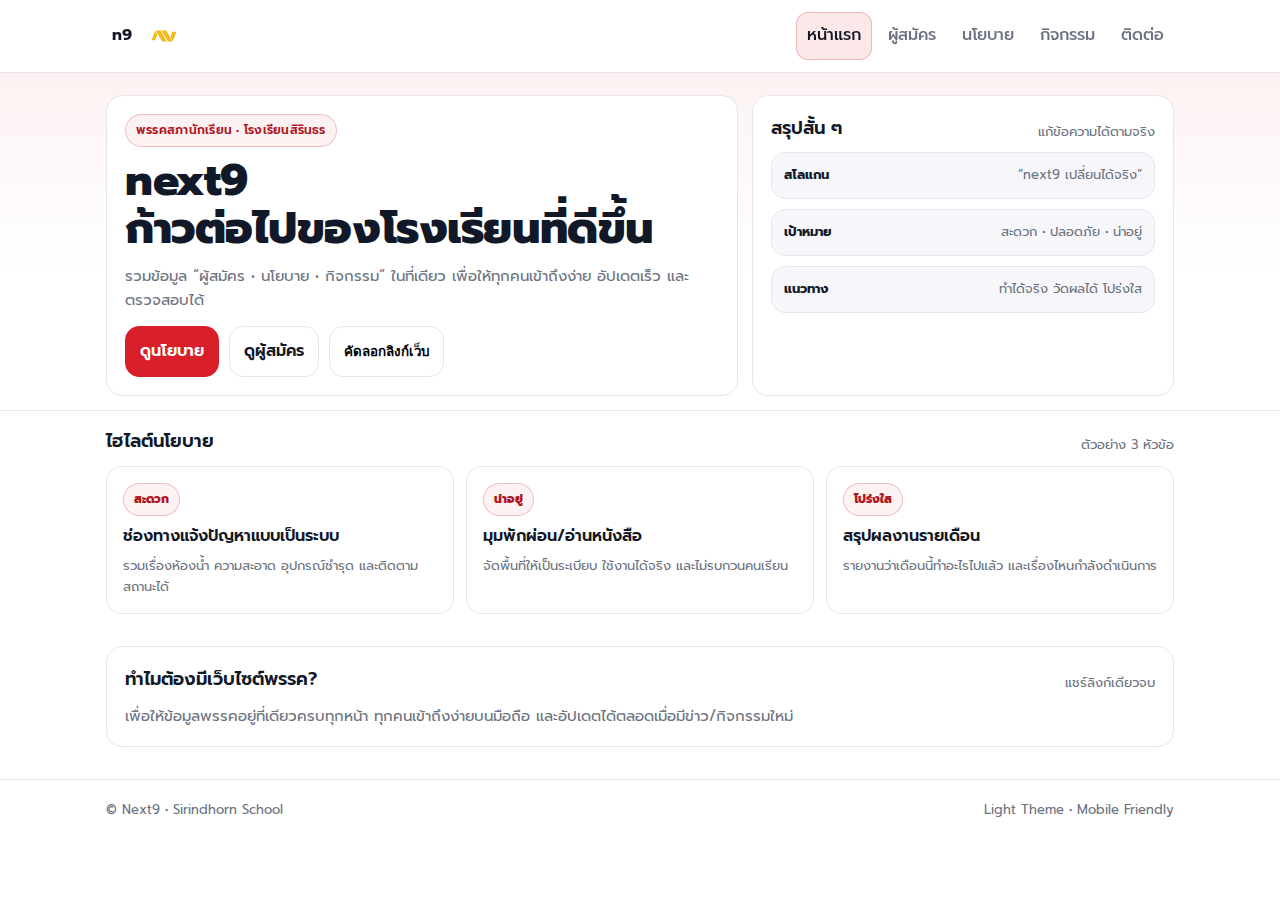
<file: index.html>
<!doctype html>
<html lang="th">
<head>
  <meta charset="utf-8" />
  <meta name="viewport" content="width=device-width,initial-scale=1" />
  <title>next9 • พรรคสภานักเรียนโรงเรียนสิรินธร</title>
  <meta name="description" content="เว็บไซต์พรรคสภานักเรียน next9 โรงเรียนสิรินธร" />
  <link rel="stylesheet" href="styles.css" />
</head>
<body>
  <div class="topbar">
    <div class="container">
      <div class="topbar-inner">
        <a class="brand" href="index.html">
          <span class="brand-mark">n9</span>
          <span class="brand-mark" aria-hidden="true">
            <img class="brand-logo" src="assets/logo.svg" alt="" />
          </span>

        </a>

        <nav class="nav" aria-label="primary">
          <a href="index.html">หน้าแรก</a>
          <a href="candidates.html">ผู้สมัคร</a>
          <a href="policies.html">นโยบาย</a>
          <a href="events.html">กิจกรรม</a>
          <a href="contact.html">ติดต่อ</a>
        </nav>

        <button class="menu-btn" data-menu-btn aria-expanded="false" aria-controls="mobileNav" aria-label="เปิดเมนู">☰</button>
      </div>

      <div class="mobile-nav" id="mobileNav">
        <nav class="nav" aria-label="mobile">
          <a href="index.html">หน้าแรก</a>
          <a href="candidates.html">ผู้สมัคร</a>
          <a href="policies.html">นโยบาย</a>
          <a href="events.html">กิจกรรม</a>
          <a href="contact.html">ติดต่อ</a>
        </nav>
      </div>
    </div>
  </div>

  <header class="hero">
    <div class="container">
      <div class="grid-hero">
        <div class="card">
          <div class="pad">
            <span class="badge-line">พรรคสภานักเรียน • โรงเรียนสิรินธร</span>
            <h1>next9<br/>ก้าวต่อไปของโรงเรียนที่ดีขึ้น</h1>
            <p class="lead">
              รวมข้อมูล “ผู้สมัคร • นโยบาย • กิจกรรม” ในที่เดียว เพื่อให้ทุกคนเข้าถึงง่าย อัปเดตเร็ว และตรวจสอบได้
            </p>

            <div class="cta-row">
              <a class="btn btn-primary" href="policies.html">ดูนโยบาย</a>
              <a class="btn btn-ghost" href="candidates.html">ดูผู้สมัคร</a>
              <button class="btn btn-ghost" data-copy-link>คัดลอกลิงก์เว็บ</button>
            </div>
          </div>
        </div>

        <aside class="card">
          <div class="pad">
            <div class="section-title">
              <h2>สรุปสั้น ๆ</h2>
              <span class="hint">แก้ข้อความได้ตามจริง</span>
            </div>

            <ul class="list">
              <li class="li"><strong>สโลแกน</strong><span>“next9 เปลี่ยนได้จริง”</span></li>
              <li class="li"><strong>เป้าหมาย</strong><span>สะดวก • ปลอดภัย • น่าอยู่</span></li>
              <li class="li"><strong>แนวทาง</strong><span>ทำได้จริง วัดผลได้ โปร่งใส</span></li>
            </ul>
          </div>
        </aside>
      </div>
    </div>
  </header>

  <main>
    <section class="section">
      <div class="container">
        <div class="section-title">
          <h2>ไฮไลต์นโยบาย</h2>
          <span class="hint">ตัวอย่าง 3 หัวข้อ</span>
        </div>

        <div class="grid3">
          <div class="item">
            <span class="tag red">สะดวก</span>
            <h3>ช่องทางแจ้งปัญหาแบบเป็นระบบ</h3>
            <p>รวมเรื่องห้องน้ำ ความสะอาด อุปกรณ์ชำรุด และติดตามสถานะได้</p>
          </div>

          <div class="item">
            <span class="tag red">น่าอยู่</span>
            <h3>มุมพักผ่อน/อ่านหนังสือ</h3>
            <p>จัดพื้นที่ให้เป็นระเบียบ ใช้งานได้จริง และไม่รบกวนคนเรียน</p>
          </div>

          <div class="item">
            <span class="tag red">โปร่งใส</span>
            <h3>สรุปผลงานรายเดือน</h3>
            <p>รายงานว่าเดือนนี้ทำอะไรไปแล้ว และเรื่องไหนกำลังดำเนินการ</p>
          </div>
        </div>
      </div>
    </section>

    <section class="section">
      <div class="container">
        <div class="card">
          <div class="pad">
            <div class="section-title">
              <h2>ทำไมต้องมีเว็บไซต์พรรค?</h2>
              <span class="hint">แชร์ลิงก์เดียวจบ</span>
            </div>
            <p class="lead" style="margin:0">
              เพื่อให้ข้อมูลพรรคอยู่ที่เดียวครบทุกหน้า ทุกคนเข้าถึงง่ายบนมือถือ
              และอัปเดตได้ตลอดเมื่อมีข่าว/กิจกรรมใหม่
            </p>
          </div>
        </div>
      </div>
    </section>
  </main>

  <footer class="footer">
    <div class="container" style="display:flex;justify-content:space-between;gap:10px;flex-wrap:wrap">
      <span>© Next9 • Sirindhorn School</span>
      <span>Light Theme • Mobile Friendly</span>
    </div>
  </footer>

  <div class="toast" id="toast" role="status" aria-live="polite"></div>
  <script src="script.js"></script>
</body>
</html>
</file>
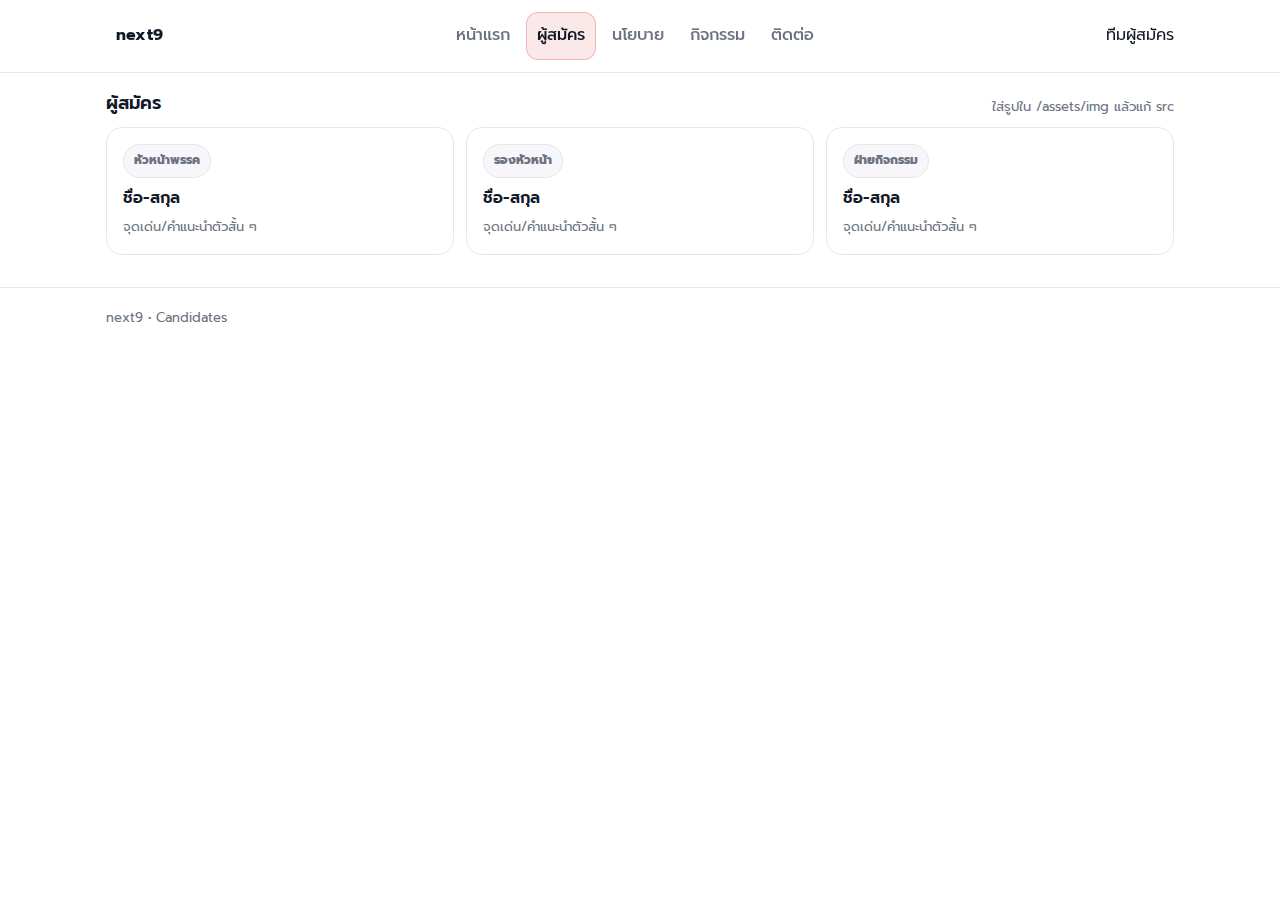
<file: candidates.html>
<!doctype html>
<html lang="th">
<head>
  <meta charset="utf-8" />
  <meta name="viewport" content="width=device-width,initial-scale=1" />
  <title>ผู้สมัคร • next9</title>
  <link rel="stylesheet" href="styles.css" />
</head>
<body>
  <div class="topbar">
    <div class="container">
      <div class="topbar-inner">
        <a class="brand" href="index.html"><span class="badge"></span><span>next9</span></a>
        <nav class="nav">
          <a href="index.html">หน้าแรก</a>
          <a href="candidates.html">ผู้สมัคร</a>
          <a href="policies.html">นโยบาย</a>
          <a href="events.html">กิจกรรม</a>
          <a href="contact.html">ติดต่อ</a>
        </nav>
        <span class="pill">ทีมผู้สมัคร</span>
      </div>
    </div>
  </div>

  <main class="section">
    <div class="container">
      <div class="section-title">
        <h2>ผู้สมัคร</h2>
        <div class="hint">ใส่รูปใน /assets/img แล้วแก้ src</div>
      </div>

      <div class="grid3">
        <div class="item">
          <span class="tag">หัวหน้าพรรค</span>
          <h3>ชื่อ-สกุล</h3>
          <p>จุดเด่น/คำแนะนำตัวสั้น ๆ</p>
        </div>
        <div class="item">
          <span class="tag">รองหัวหน้า</span>
          <h3>ชื่อ-สกุล</h3>
          <p>จุดเด่น/คำแนะนำตัวสั้น ๆ</p>
        </div>
        <div class="item">
          <span class="tag">ฝ่ายกิจกรรม</span>
          <h3>ชื่อ-สกุล</h3>
          <p>จุดเด่น/คำแนะนำตัวสั้น ๆ</p>
        </div>
      </div>
    </div>
  </main>

  <footer class="footer">
    <div class="container">
      <span class="pill">next9 • Candidates</span>
    </div>
  </footer>

  <div class="toast" id="toast"></div>
  <script src="script.js"></script>
</body>
</html>
</file>
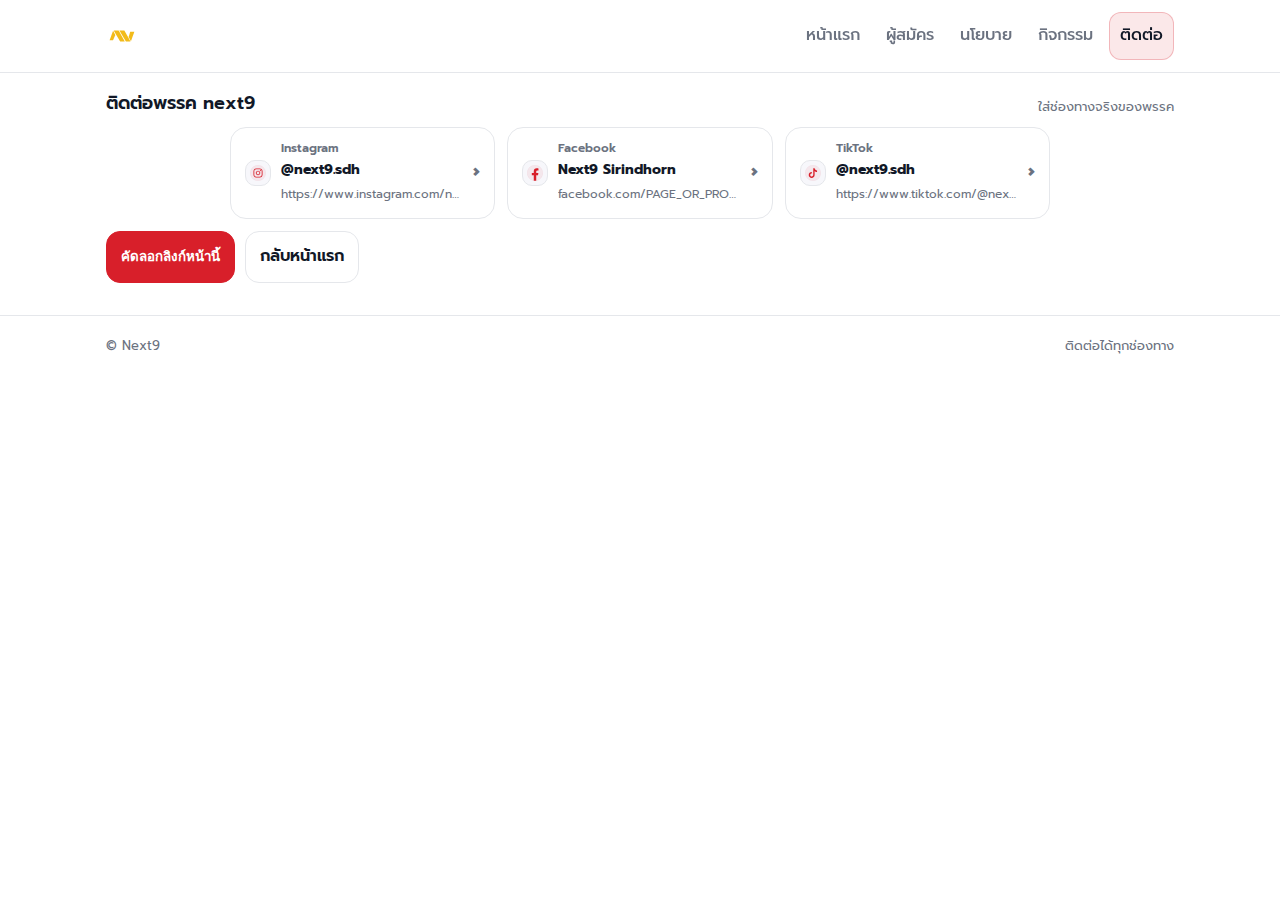
<file: contact.html>
<!doctype html>
<html lang="th">
<head>
  <meta charset="utf-8" />
  <meta name="viewport" content="width=device-width,initial-scale=1" />
  <title>ติดต่อ • Next9</title>
  <!-- ===== Add-on: favicon / party logo icons ===== -->
  <link rel="icon" href="assets/icons/favicon.ico?v=1" sizes="any">
  <link rel="icon" type="image/png" sizes="192x192" href="assets/icons/icon-192.png">
  <link rel="apple-touch-icon" sizes="180x180" href="assets/icons/icon-192.png">
  <!-- ============================================= -->

  <link rel="stylesheet" href="styles.css?v=2" />
  <link rel="preconnect" href="https://fonts.googleapis.com">
  <link rel="preconnect" href="https://fonts.gstatic.com" crossorigin>

  <link href="https://fonts.googleapis.com/css2?family=Prompt:wght@300;400;500;600;700;800&display=swap" rel="stylesheet">
</head>
<body>
  <div class="topbar">
    <div class="container">
      <div class="topbar-inner">
        <a class="brand" href="index.html">
          <span class="brand-mark" aria-hidden="true">
            <img class="brand-logo" src="assets/logo.svg" alt="" />
          </span>
        </a>

        <nav class="nav" aria-label="primary">
          <a href="index.html">หน้าแรก</a>
          <a href="candidates.html">ผู้สมัคร</a>
          <a href="policies.html">นโยบาย</a>
          <a href="events.html">กิจกรรม</a>
          <a href="contact.html">ติดต่อ</a>
        </nav>

        <button class="menu-btn" data-menu-btn aria-expanded="false" aria-controls="mobileNav" aria-label="เปิดเมนู">☰</button>
      </div>

      <div class="mobile-nav" id="mobileNav">
        <nav class="nav" aria-label="mobile">
          <a href="index.html">หน้าแรก</a>
          <a href="candidates.html">ผู้สมัคร</a>
          <a href="policies.html">นโยบาย</a>
          <a href="events.html">กิจกรรม</a>
          <a href="contact.html">ติดต่อ</a>
        </nav>
      </div>
    </div>
  </div>

  <main class="section">
    <div class="container">
      <div class="section-title">
        <h2>ติดต่อพรรค next9</h2>
        <span class="hint">ใส่ช่องทางจริงของพรรค</span>
      </div>

      <div class="social-grid">

        <!-- Instagram -->
        <a class="social-card"
          href="https://www.instagram.com/next9.sdh/"
          target="_blank" rel="noopener">
          <div class="social-row">
            <div class="social-icon-wrap" aria-hidden="true">
              <img class="social-icon" src="assets/icons/social/ig.svg" alt="">
            </div>

            <div class="social-meta">
              <div class="social-platform">Instagram</div>
              <div class="social-handle">@next9.sdh</div>
              <div class="social-url">https://www.instagram.com/next9.sdh/</div>
            </div>

            <div class="social-arrow" aria-hidden="true">›</div>
          </div>
        </a>

        <!-- Facebook -->
        <a class="social-card"
          href="https://facebook.com/PAGE_OR_PROFILE"
          target="_blank" rel="noopener">
          <div class="social-row">
            <div class="social-icon-wrap" aria-hidden="true">
              <img class="social-icon" src="assets/icons/social/fb.svg" alt="">
            </div>

            <div class="social-meta">
              <div class="social-platform">Facebook</div>
              <div class="social-handle">Next9 Sirindhorn</div>
              <div class="social-url">facebook.com/PAGE_OR_PROFILE</div>
            </div>

            <div class="social-arrow" aria-hidden="true">›</div>
          </div>
        </a>

        <!-- TikTok -->
        <a class="social-card"
          href="https://www.tiktok.com/@next9.sdh?_r=1&_t=ZS-93Rs4z4xqZ2"
          target="_blank" rel="noopener">
          <div class="social-row">
            <div class="social-icon-wrap" aria-hidden="true">
              <img class="social-icon" src="assets/icons/social/tiktok.svg" alt="">
            </div>

            <div class="social-meta">
              <div class="social-platform">TikTok</div>
              <div class="social-handle">@next9.sdh</div>
              <div class="social-url">https://www.tiktok.com/@next9.sdh?_r=1&_t=ZS-93Rs4z4xqZ2</div>
            </div>

            <div class="social-arrow" aria-hidden="true">›</div>
          </div>
        </a>

      </div>



      <div class="cta-row" style="margin-top:12px">
        <button class="btn btn-primary" data-copy-link>คัดลอกลิงก์หน้านี้</button>
        <a class="btn btn-ghost" href="index.html">กลับหน้าแรก</a>
      </div>
    </div>
  </main>

  <footer class="footer">
    <div class="container" style="display:flex;justify-content:space-between;gap:10px;flex-wrap:wrap">
      <span>© Next9</span>
      <span>ติดต่อได้ทุกช่องทาง</span>
    </div>
  </footer>

  <div class="toast" id="toast"></div>
  <script src="script.js"></script>
</body>
</html>
</file>
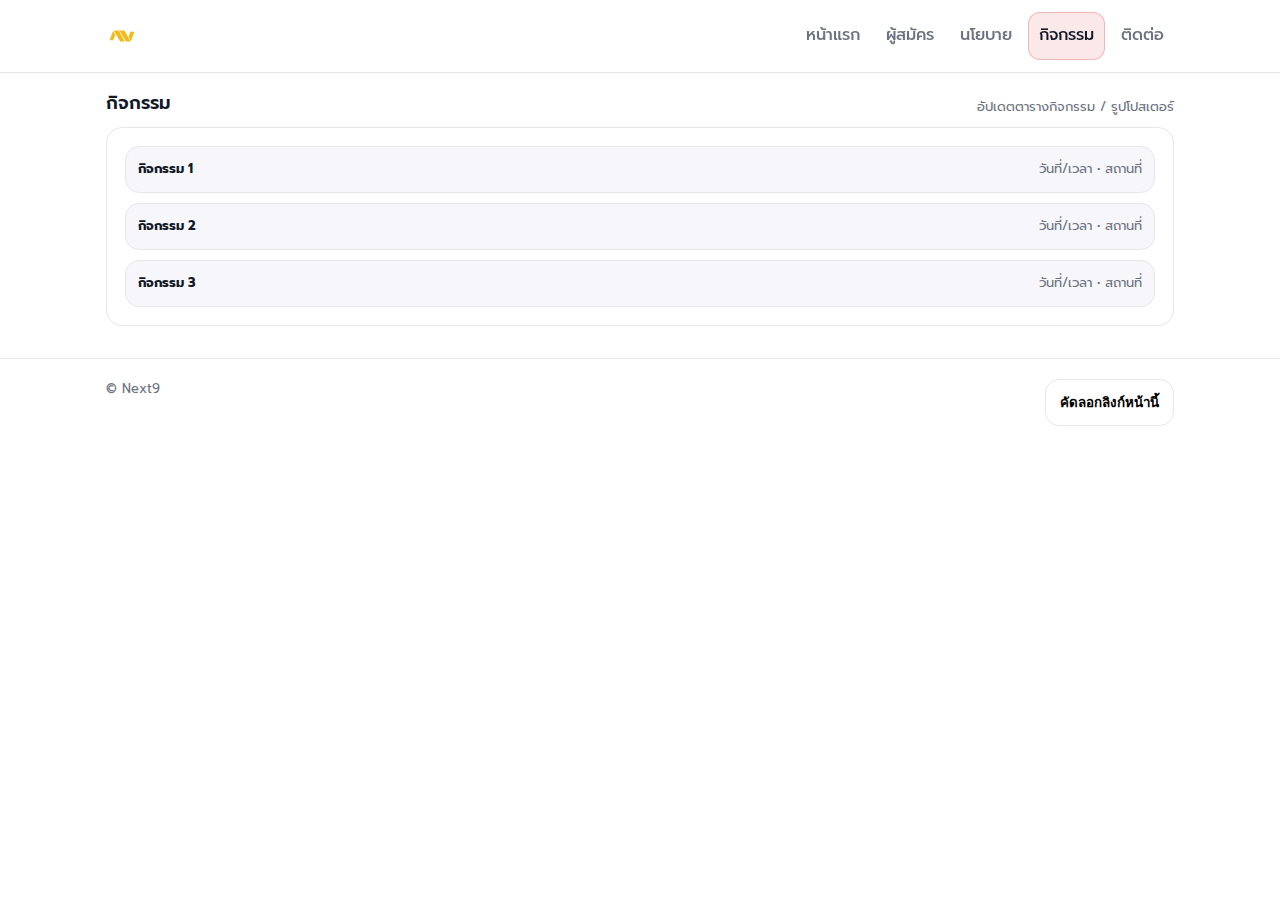
<file: events.html>
<!doctype html>
<html lang="th">
<head>
  <meta charset="utf-8" />
  <meta name="viewport" content="width=device-width,initial-scale=1" />
  <title>กิจกรรม • Next9</title>
  <!-- ===== Add-on: favicon / party logo icons ===== -->
  <link rel="icon" href="assets/icons/favicon.ico?v=1" sizes="any">
  <link rel="icon" type="image/png" sizes="192x192" href="assets/icons/icon-192.png">
  <link rel="apple-touch-icon" sizes="180x180" href="assets/icons/icon-192.png">
  <!-- ============================================= -->

  <link rel="stylesheet" href="styles.css?v=2" />
  <link rel="preconnect" href="https://fonts.googleapis.com">
  <link rel="preconnect" href="https://fonts.gstatic.com" crossorigin>

  <link href="https://fonts.googleapis.com/css2?family=Prompt:wght@300;400;500;600;700;800&display=swap" rel="stylesheet">
</head>
<body>
  <div class="topbar">
    <div class="container">
      <div class="topbar-inner">
        <a class="brand" href="index.html">
          <span class="brand-mark" aria-hidden="true">
            <img class="brand-logo" src="assets/logo.svg" alt="" />
          </span>
        </a>

        <nav class="nav" aria-label="primary">
          <a href="index.html">หน้าแรก</a>
          <a href="candidates.html">ผู้สมัคร</a>
          <a href="policies.html">นโยบาย</a>
          <a href="events.html">กิจกรรม</a>
          <a href="contact.html">ติดต่อ</a>
        </nav>

        <button class="menu-btn" data-menu-btn aria-expanded="false" aria-controls="mobileNav" aria-label="เปิดเมนู">☰</button>
      </div>

      <div class="mobile-nav" id="mobileNav">
        <nav class="nav" aria-label="mobile">
          <a href="index.html">หน้าแรก</a>
          <a href="candidates.html">ผู้สมัคร</a>
          <a href="policies.html">นโยบาย</a>
          <a href="events.html">กิจกรรม</a>
          <a href="contact.html">ติดต่อ</a>
        </nav>
      </div>
    </div>
  </div>

  <main class="section">
    <div class="container">
      <div class="section-title">
        <h2>กิจกรรม</h2>
        <span class="hint">อัปเดตตารางกิจกรรม / รูปโปสเตอร์</span>
      </div>

      <div class="card">
        <div class="pad">
          <ul class="list">
            <li class="li"><strong>กิจกรรม 1</strong><span>วันที่/เวลา • สถานที่</span></li>
            <li class="li"><strong>กิจกรรม 2</strong><span>วันที่/เวลา • สถานที่</span></li>
            <li class="li"><strong>กิจกรรม 3</strong><span>วันที่/เวลา • สถานที่</span></li>
          </ul>
        </div>
      </div>
    </div>
  </main>

  <footer class="footer">
    <div class="container" style="display:flex;justify-content:space-between;gap:10px;flex-wrap:wrap">
      <span>© Next9</span>
      <button class="btn btn-ghost" data-copy-link>คัดลอกลิงก์หน้านี้</button>
    </div>
  </footer>

  <div class="toast" id="toast"></div>
  <script src="script.js"></script>
</body>
</html>
</file>
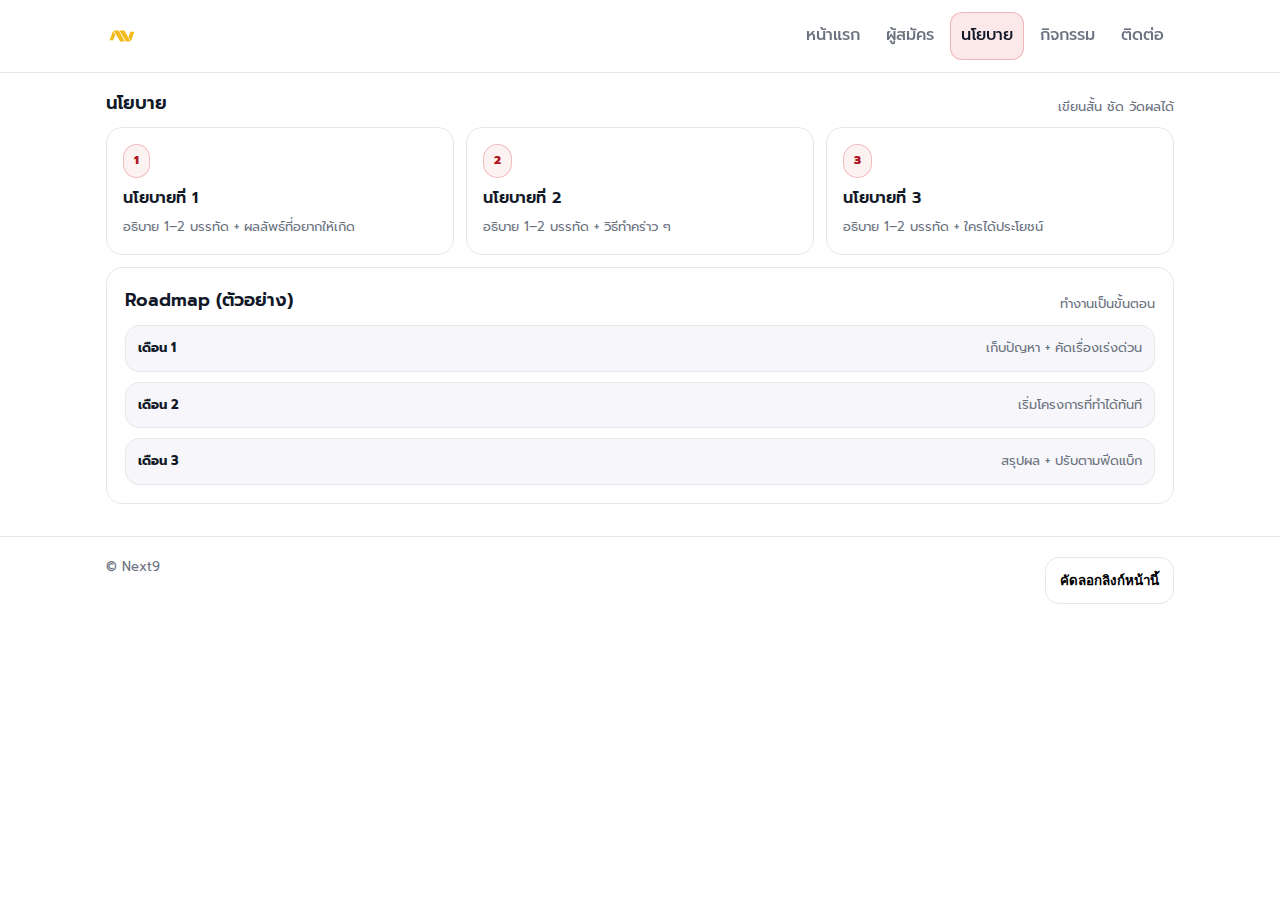
<file: policies.html>
<!doctype html>
<html lang="th">
<head>
  <meta charset="utf-8" />
  <meta name="viewport" content="width=device-width,initial-scale=1" />
  <title>นโยบาย • next9</title>
  <link rel="stylesheet" href="styles.css" />
  <link rel="preconnect" href="https://fonts.googleapis.com">
  <link rel="preconnect" href="https://fonts.gstatic.com" crossorigin>

  <link href="https://fonts.googleapis.com/css2?family=Prompt:wght@300;400;500;600;700;800&display=swap" rel="stylesheet">
</head>
<body>
  <div class="topbar">
    <div class="container">
      <div class="topbar-inner">
        <a class="brand" href="index.html">
          <span class="brand-mark" aria-hidden="true">
            <img class="brand-logo" src="assets/logo.svg" alt="" />
          </span>
        </a>

        <nav class="nav" aria-label="primary">
          <a href="index.html">หน้าแรก</a>
          <a href="candidates.html">ผู้สมัคร</a>
          <a href="policies.html">นโยบาย</a>
          <a href="events.html">กิจกรรม</a>
          <a href="contact.html">ติดต่อ</a>
        </nav>

        <button class="menu-btn" data-menu-btn aria-expanded="false" aria-controls="mobileNav" aria-label="เปิดเมนู">☰</button>
      </div>

      <div class="mobile-nav" id="mobileNav">
        <nav class="nav" aria-label="mobile">
          <a href="index.html">หน้าแรก</a>
          <a href="candidates.html">ผู้สมัคร</a>
          <a href="policies.html">นโยบาย</a>
          <a href="events.html">กิจกรรม</a>
          <a href="contact.html">ติดต่อ</a>
        </nav>
      </div>
    </div>
  </div>

  <main class="section">
    <div class="container">
      <div class="section-title">
        <h2>นโยบาย</h2>
        <span class="hint">เขียนสั้น ชัด วัดผลได้</span>
      </div>

      <div class="grid3">
        <div class="item">
          <span class="tag red">1</span>
          <h3>นโยบายที่ 1</h3>
          <p>อธิบาย 1–2 บรรทัด + ผลลัพธ์ที่อยากให้เกิด</p>
        </div>
        <div class="item">
          <span class="tag red">2</span>
          <h3>นโยบายที่ 2</h3>
          <p>อธิบาย 1–2 บรรทัด + วิธีทำคร่าว ๆ</p>
        </div>
        <div class="item">
          <span class="tag red">3</span>
          <h3>นโยบายที่ 3</h3>
          <p>อธิบาย 1–2 บรรทัด + ใครได้ประโยชน์</p>
        </div>
      </div>

      <div class="card" style="margin-top:12px">
        <div class="pad">
          <div class="section-title">
            <h2>Roadmap (ตัวอย่าง)</h2>
            <span class="hint">ทำงานเป็นขั้นตอน</span>
          </div>
          <ul class="list">
            <li class="li"><strong>เดือน 1</strong><span>เก็บปัญหา + คัดเรื่องเร่งด่วน</span></li>
            <li class="li"><strong>เดือน 2</strong><span>เริ่มโครงการที่ทำได้ทันที</span></li>
            <li class="li"><strong>เดือน 3</strong><span>สรุปผล + ปรับตามฟีดแบ็ก</span></li>
          </ul>
        </div>
      </div>
    </div>
  </main>

  <footer class="footer">
    <div class="container" style="display:flex;justify-content:space-between;gap:10px;flex-wrap:wrap">
      <span>© Next9</span>
      <button class="btn btn-ghost" data-copy-link>คัดลอกลิงก์หน้านี้</button>
    </div>
  </footer>

  <div class="toast" id="toast"></div>
  <script src="script.js"></script>
</body>
</html>
</file>
<file: styles.css>
@import url("https://fonts.googleapis.com/css2?family=Prompt:wght@300;400;500;600;700;800&display=swap");
:root{
  /* Light theme */
  --bg:#ffffff;
  --surface:#f7f7fb;
  --card:#ffffff;
  --text:#111827;
  --muted:#6b7280;
  --line:#e5e7eb;

  /* Brand red */
  --red:#d81f2a;
  --red-dark:#b0161f;

  --radius:16px;
  --max:1100px;
}

*{box-sizing:border-box}
html,body{height:100%}
body{
  margin:0;
  font-family: "Prompt", system-ui, -apple-system, sans-serif;
  color:var(--text);
  background:var(--bg);
  line-height:1.6;
  font-weight: 400;
}

a{color:inherit; text-decoration:none}
.container{max-width:var(--max); margin:0 auto; padding:0 16px}

/* Topbar */
.topbar{
  position:sticky; top:0; z-index:10;
  background: rgba(255,255,255,.92);
  border-bottom:1px solid var(--line);
  backdrop-filter: blur(8px);
}
.topbar-inner{
  display:flex; align-items:center; justify-content:space-between;
  gap:12px; padding:12px 0;
}

.brand{
  display:flex; align-items:center; gap:10px;
  font-weight:900;
  letter-spacing:.2px;
  font-weight: 700;
}
.brand-mark{
  width:32px; height:32px;
  border-radius:12px;
  background: transparent;   /* เปลี่ยนเป็นโปร่ง เพราะสีอยู่ใน svg แล้ว */
  display:grid; place-items:center;
  overflow:hidden;
}

.brand-logo{
  width:100%;
  height:100%;
  display:block;
}

.nav{
  display:flex; align-items:center; gap:6px;
  flex-wrap:wrap;
}
.nav a{
  padding:10px 10px;
  border-radius:12px;
  color:var(--muted);
  font-weight: 500;
}
.nav a:hover{
  background: var(--surface);
  color: var(--text);
}
.nav a.active{
  background: rgba(216,31,42,.10);
  color: var(--text);
  border:1px solid rgba(216,31,42,.25);
}

/* Mobile menu button */
.menu-btn{
  display:none;
  width:44px; height:44px;
  border-radius:12px;
  border:1px solid var(--line);
  background:#fff;
  cursor:pointer;
  font-size:18px;
  color:var(--text);
}
.menu-btn:hover{background:var(--surface)}

/* Mobile nav panel */
.mobile-nav{
  display:none;
  border-top:1px solid var(--line);
  background:#fff;
}
.mobile-nav.open{display:block}
.mobile-nav .nav{
  display:grid;
  gap:8px;
  padding:10px 0 14px;
}
.mobile-nav .nav a{
  background: var(--surface);
  border:1px solid var(--line);
  padding:12px 12px;
  border-radius:14px;
}

/* Layout blocks */
.hero{
  padding:22px 0 14px;
  background: linear-gradient(180deg, rgba(216,31,42,.06), transparent 60%);
  border-bottom:1px solid var(--line);
}
.grid-hero{
  display:grid;
  grid-template-columns: 1.2fr .8fr;
  gap:14px;
}
.card{
  background: var(--card);
  border:1px solid var(--line);
  border-radius: var(--radius);
}
.pad{padding:18px}

h1{
  margin:10px 0 10px;
  font-size: clamp(26px, 4.8vw, 44px);
  line-height:1.1;
  font-weight: 800;   /* พลังพรรค */
  letter-spacing: -0.01em;
}
h2, h3{
  font-weight: 600;
}

.lead{
  margin:0;
  color:var(--muted);
  max-width: 70ch;
  font-size:15px;
}

.badge-line{
  display:inline-flex; align-items:center; gap:8px;
  padding:6px 10px;
  border-radius:999px;
  border:1px solid rgba(216,31,42,.25);
  background: rgba(216,31,42,.06);
  color: var(--red-dark);
  font-weight:600;
  font-size:12px;
  letter-spacing: 0.02em;
}

.cta-row{
  display:flex; gap:10px; flex-wrap:wrap;
  margin-top:14px;
}
.btn{
  appearance:none; border:1px solid var(--line);
  background:#fff;
  padding:12px 14px;
  border-radius:14px;
  cursor:pointer;
  font-weight: 600;
  display:inline-flex; align-items:center; justify-content:center;
  gap:10px;
}
.btn:hover{background:var(--surface)}
.btn-primary{
  background: var(--red);
  border-color: var(--red);
  color:#fff;
}
.btn-primary:hover{background:var(--red-dark); border-color:var(--red-dark)}
.btn-ghost{
  background:#fff;
}

/* Sections */
.section{padding:16px 0}
.section-title{
  display:flex; align-items:flex-end; justify-content:space-between;
  gap:10px; flex-wrap:wrap;
  margin:0 0 10px;
}
.section-title h2{margin:0; font-size:18px}
.section-title .hint{color:var(--muted); font-size:13px}

.grid3{
  display:grid;
  grid-template-columns: repeat(3, 1fr);
  gap:12px;
}
.item{
  padding:16px;
  border-radius: var(--radius);
  border:1px solid var(--line);
  background: var(--card);
}
.item h3{margin:8px 0 6px; font-size:16px}
.item p{margin:0; color:var(--muted); font-size:13px}

.tag{
  display:inline-flex; align-items:center; gap:8px;
  padding:6px 10px;
  border-radius: 999px;
  border:1px solid var(--line);
  background: var(--surface);
  color: var(--muted);
  font-size:12px;
  font-weight:800;
}
.tag.red{
  border-color: rgba(216,31,42,.25);
  background: rgba(216,31,42,.06);
  color: var(--red-dark);
}

.list{
  margin:0; padding:0;
  list-style:none;
  display:grid;
  gap:10px;
}
.li{
  display:flex; justify-content:space-between; gap:10px;
  padding:12px 12px;
  border-radius: 14px;
  border:1px solid var(--line);
  background: var(--surface);
  color: var(--muted);
  font-size:13px;
  font-weight: 400;
}
.li strong{color:var(--text)}

/* Footer */
.footer{
  padding:20px 0 38px;
  color:var(--muted);
  font-size:13px;
  border-top:1px solid var(--line);
  margin-top:16px;
}

/* Toast */
.toast{
  position:fixed;
  left:50%;
  bottom:14px;
  transform:translateX(-50%);
  background:#111827;
  color:#fff;
  padding:10px 12px;
  border-radius: 14px;
  display:none;
  max-width:min(560px, calc(100% - 20px));
  font-size:13px;
}
.toast.show{display:block}

/* Responsive */
@media (max-width: 900px){
  .grid-hero{grid-template-columns:1fr}
  .grid3{grid-template-columns:1fr}
}
@media (max-width: 720px){
  .nav{display:none}
  .menu-btn{display:inline-flex; align-items:center; justify-content:center}
  .pad{padding:16px}
  .btn{width:100%}
}
/* -------- Popup (index only) -------- */
.popup{ position:fixed; inset:0; display:none; z-index:9999; }
.popup.show{ display:block; }
.popup-backdrop{ position:absolute; inset:0; background:rgba(17,24,39,.55); }
.popup-card{
  position:relative;
  width:min(520px, calc(100% - 24px));
  margin:0 auto;
  top:50%;
  transform:translateY(-50%);
  background:#fff;
  border:1px solid #e5e7eb;
  border-radius:18px;
  overflow:hidden;
}
.popup-img{ width:100%; height:auto; display:block; }
.popup-close{
  position:absolute; top:10px; right:10px;
  width:40px; height:40px;
  border-radius:12px;
  border:1px solid #e5e7eb;
  background:rgba(255,255,255,.95);
  cursor:pointer;
  font-size:18px;
}
/* ---- Social cards (contact) ---- */
.social-card{
  display:block;
  padding:16px;
  border-radius: var(--radius);
  border:1px solid var(--line);
  background: var(--card);
  transition: transform .06s ease, background .2s ease;
}
.social-card:hover{
  background: var(--surface);
}
.social-card:active{
  transform: translateY(1px);
}

.social-row{
  display:flex;
  gap:12px;
  align-items:center;
}

.social-icon{
  width:40px;
  height:40px;
  flex: 0 0 40px;
  display:block;
}

.social-title{
  font-weight:700;
  font-size:14px;
  color: var(--text);
}

.social-handle{
  font-weight:500;
  font-size:13px;
  color: var(--muted);
  margin-top:2px;
}

.social-hint{
  margin-top:10px;
  font-size:12px;
  color: var(--muted);
}
/* ---- Social cards (compact redesign) ---- */
.social-grid{
  display:grid;
  grid-template-columns: repeat(3, minmax(0, 1fr));
  gap:12px;

  /* ✅ ทำให้โซนนี้ไม่ใหญ่เกินบนคอม */
  max-width: 820px;
  margin: 0 auto; /* จัดกลาง */
}
@media (max-width: 1100px){
  .social-grid{ grid-template-columns: repeat(2, 1fr); }
}

@media (max-width: 900px){
  .social-grid{ grid-template-columns: 1fr; }
}

.social-card{
  display:block;
  padding:14px 14px;
  border-radius: var(--radius);
  border:1px solid var(--line);
  background: var(--card);
  transition: background .2s ease, transform .06s ease;
}

.social-card:hover{ background: var(--surface); }
.social-card:active{ transform: translateY(1px); }

.social-row{
  display:flex;
  align-items:center;
  gap:10px;
}

.social-icon-wrap{
  width:26px;
  height:26px;
  border-radius:10px;
  background: var(--surface);
  border:1px solid var(--line);
  display:grid;
  place-items:center;
  flex: 0 0 26px;
}

.social-icon{
  width:16px;
  height:16px;
  display:block;
}

.social-meta{
  min-width:0;
  flex:1;
}

.social-platform{
  font-size:12px;
  font-weight:600;
  color: var(--muted);
  line-height:1.1;
}

.social-handle{
  margin-top:3px;
  font-size:14px;
  font-weight:700;
  color: var(--text);
  white-space:nowrap;
  overflow:hidden;
  text-overflow:ellipsis;
}

.social-url{
  margin-top:4px;
  font-size:12px;
  color: var(--muted);
  white-space:nowrap;
  overflow:hidden;
  text-overflow:ellipsis;
}

.social-arrow{
  color: var(--muted);
  font-weight:900;
  flex: 0 0 auto;
}
/* ===== Candidates cards (photo + nameplate) ===== */
.candidate-grid{
  display:grid;
  grid-template-columns: repeat(3, minmax(0, 1fr));
  gap:16px;

  /* 🔴 ตัวแก้ปัญหาหลัก */
  max-width: 980px;
  margin: 0 auto;
}

@media (max-width: 900px){
  .candidate-grid{ grid-template-columns: 1fr; }
}

.candidate-card{
  position:relative;
  border:1px solid var(--line);
  border-radius: 22px;
  overflow:hidden;
  background: var(--card);
}

/* รูปผู้สมัคร */
.candidate-photo{
  width:100%;
  aspect-ratio: 4 / 5;           /* ปรับได้ เช่น 3/4 หรือ 1/1 */
  object-fit: cover;
  display:block;
  background: var(--surface);
}

/* ป้ายมุมขวาบน (เช่น เลขผู้สมัคร) */
.candidate-badge{
  position:absolute;
  top:12px;
  right:12px;
  min-width:44px;
  height:36px;
  padding:0 10px;
  display:flex;
  align-items:center;
  justify-content:center;
  border-radius: 12px;
  background: rgba(255,255,255,.85);
  border:1px solid var(--line);
  font-weight:800;
  color: var(--text);
}

/* แท็กตำแหน่ง ใช้ .tag.red แบบเดิม แต่จัดวางมุมซ้ายบน */
.candidate-role{
  position:absolute;
  top:12px;
  left:12px;
}

/* ป้ายชื่อด้านล่าง */
.nameplate{
  position:absolute;
  left:12px;
  right:12px;
  bottom:12px;
  background:#fff;
  border:1px solid var(--line);
  border-radius: 18px;
  padding:12px 12px;
  display:flex;
  flex-direction:column;
  gap:2px;
}

/* ชื่อจริง (ตัวใหญ่) */
.name-first{
  font-size: 18px;
  font-weight: 800;
  line-height: 1.1;
  color: var(--text);
}

/* นามสกุล (ตัวเล็ก) */
.name-last{
  font-size: 13px;
  font-weight: 600;
  color: var(--muted);
}

/* เผื่อชื่อยาว */
.name-first, .name-last{
  white-space:nowrap;
  overflow:hidden;
  text-overflow:ellipsis;
}
@media (max-width: 1200px){
  .candidate-grid{
    grid-template-columns: repeat(2, 1fr);
    max-width: 720px;
  }
}

@media (max-width: 900px){
  .candidate-grid{
    grid-template-columns: 1fr;
    max-width: 100%;
  }
}
/* ===== Fullscreen profile modal ===== */
.profile-modal{
  position: fixed;
  inset: 0;
  display: none;
  z-index: 9999;
}
.profile-modal.show{ display:block; }

.profile-backdrop{
  position:absolute;
  inset:0;
  background: rgba(17,24,39,.55);
}

.profile-sheet{
  position:absolute;
  inset: 0;
  background: #fff;
  overflow: auto;
}

.profile-close{
  position: sticky;
  top: 12px;
  margin-left: auto;
  margin-right: 12px;
  width: 44px;
  height: 44px;
  border-radius: 14px;
  border: 1px solid var(--line);
  background: rgba(255,255,255,.95);
  cursor: pointer;
  font-size: 18px;
  color: var(--text);
  display: grid;
  place-items: center;
  z-index: 2;
}

.profile-content{
  max-width: 980px;
  margin: 0 auto;
  padding: 12px 16px 28px;
}

/* กล่อง section ในโปรไฟล์ */
.profile-section{
  margin-top: 14px;
  border: 1px solid var(--line);
  border-radius: var(--radius);
  background: var(--card);
}
.profile-section .pad{ padding: 16px; }

.profile-section h3{
  margin: 0 0 10px;
  font-size: 16px;
  font-weight: 700;
}
.profile-section ul{
  margin: 0;
  padding-left: 18px;
  color: var(--muted);
  font-size: 14px;
}
.profile-section li{ margin: 6px 0; }

.profile-name-big{
  margin: 12px 0 0;
  font-size: 22px;
  font-weight: 800;
}
.profile-name-sub{
  margin: 2px 0 0;
  color: var(--muted);
  font-size: 14px;
  font-weight: 600;
}
</file>
